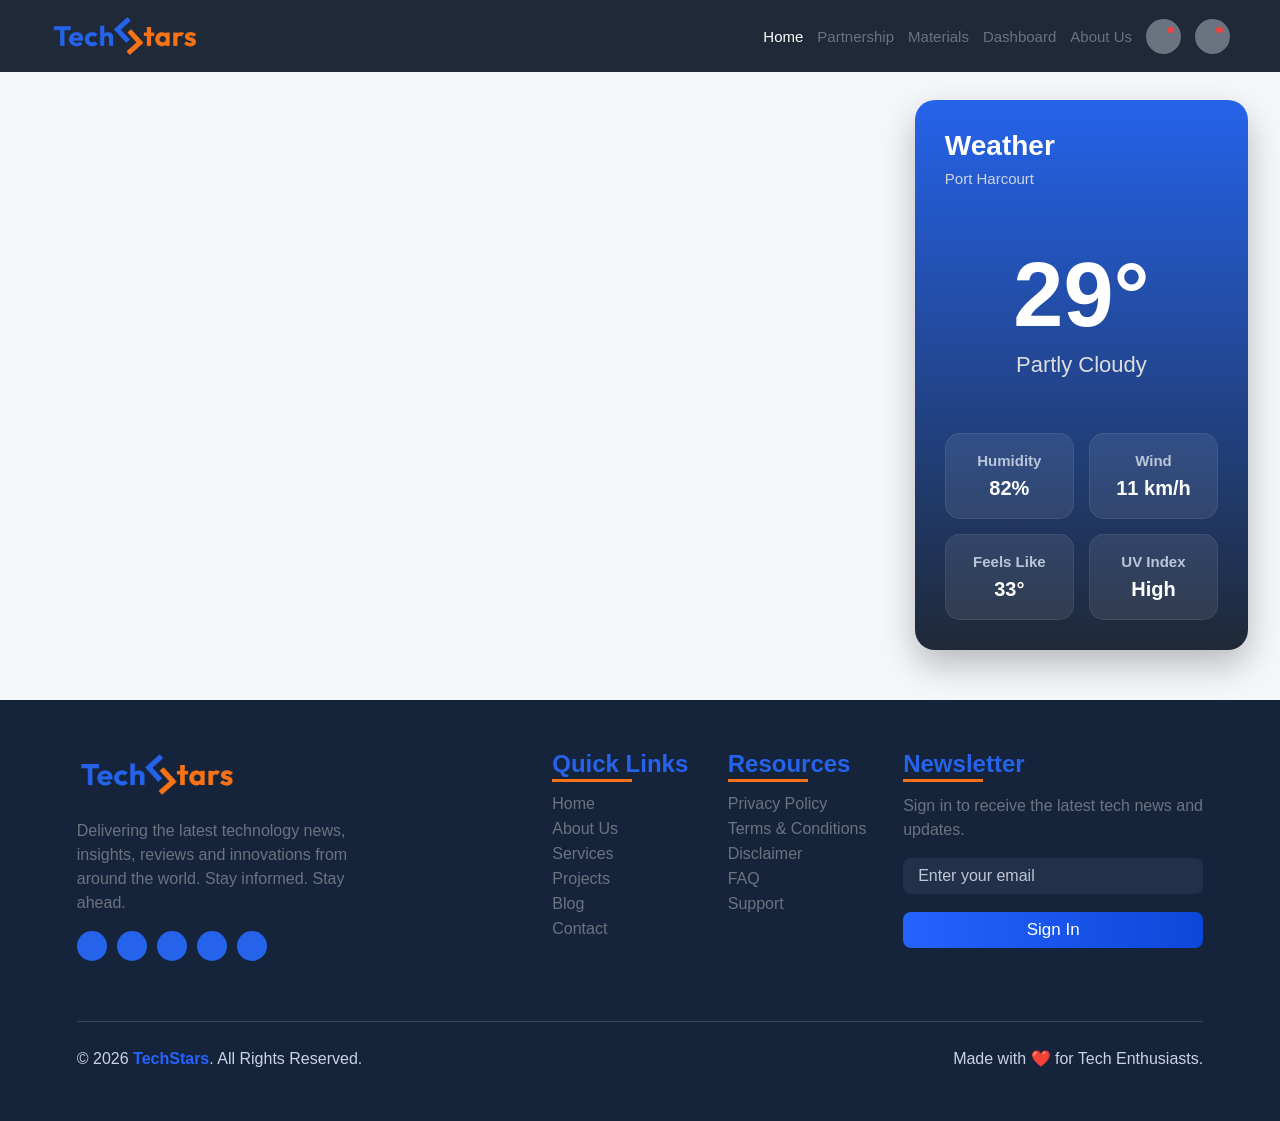
<file: index.html>
<!DOCTYPE html>
<html lang="en">

<head>
    <meta charset="UTF-8">
    <meta name="viewport" content="width=device-width, initial-scale=1.0">
    <title>CITE...</title>
    <link rel="stylesheet" href="asset/stars.css" class="ref">
</head>

<body>

    <header>
        <img src="media/about-page-media/TechStars_Logo.png" alt="" class="logo">
        <div class="navigation">
            <nav>
                <a href="#" class="active">home</a>
                <a href="pc.html">partnership</a>
                <a href="order.html">materials</a>
                <a href="student_dashboard.html">dashboard</a>
                <a href="aboutUs.html">about us</a>
            </nav>
            <div class="header-icons">
                <div class="notifications">
                <i class="fa-regular fa-bell header-icon notification"></i>
                </div>
                <div class="mails">
                <i class="fa-regular fa-envelope header-icon notification"></i>
                </div>
            </div>
        </div>
    </header>

    <section class="hero-wrapper">

        <!-- HERO -->
        <section class="hero">
    
            <div class="slider">
    
                <!-- Slide 1 -->
                <div class="slide">
                    <img src="media/stars images/Program on Web Development.jpg" alt="">
                    <div class="overlay"></div>
    
                    <div class="content">
                        
    
                        <h1>Learn to Build Modern Websites</h1>
    
                        <p>
                            Become a Frontend Developer with HTML, CSS and
                            JavaScript in just 5 weeks.
                        </p>
    
                        <a href="#">TECH BOOTCAMP 2026</a>
                    </div>
                </div>
    
                <!-- Slide 2 -->
                <div class="slide">
                    <img src="media/stars images/Future artificial intelligence robot and cyborg_ _ Premium Photo.jpg" alt="">
                    <div class="overlay"></div>
    
                    <div class="content">
                        
    
                        <h1>Build the Future with Artificial Intelligence</h1>
    
                        <p>
                            Master Python, Machine Learning and Generative AI
                            with real-world projects.
                        </p>
    
                        <a href="#">AI & MACHINE LEARNING</a>
                    </div>
                </div>
    
                <!-- Slide 3 -->
                <div class="slide">
                    <img src="media/stars images/ethical 2.jpg" alt="">
                    <div class="overlay"></div>
    
                    <div class="content">
                        
    
                        <h1>Protect the Digital World</h1>
    
                        <p>
                            Learn Ethical Hacking, Network Security and
                            Penetration Testing.
                        </p>
    
                        <a href="#">CYBER SECURITY</a>
                    </div>
                </div>
    
                <!-- Slide 4 -->
                <div class="slide">
                    <img src="media/stars images/dream tech.jpg" alt="">
                    <div class="overlay"></div>
    
                    <div class="content">
                        
    
                        <h1>Land Your Dream Tech Job</h1>
    
                        <p>
                            Build an impressive portfolio and prepare for
                            technical interviews.
                        </p>
    
                        <a href="#">CAREER ACCELERATION</a>
                    </div>
                </div>
    
            </div>

        </section>
    
        <!-- WEATHER -->
        <aside class="weather-card">
    
            <div class="weather-top">
                <h2>Weather</h2>
                <span>Port Harcourt</span>
            </div>
    
            <div class="temperature">
                <h1>29°</h1>
                <p>Partly Cloudy</p>
            </div>
    
    
            <div class="weather-info">
    
                <div class="info-box">
                    <h3>Humidity</h3>
                    <span>82%</span>
                </div>
    
                <div class="info-box">
                    <h3>Wind</h3>
                    <span>11 km/h</span>
                </div>
    
                <div class="info-box">
                    <h3>Feels Like</h3>
                    <span>33°</span>
                </div>
    
                <div class="info-box">
                    <h3>UV Index</h3>
                    <span>High</span>
                </div>
    
            </div>
        </aside>
    
    </section>
    

    <footer>
        <div class="footer-top-row">
            <div class="footer-col foot-discription">
                <img src="media/about-page-media/TechStars_Logo.png" alt="">
                <p>
                Delivering the latest technology news, insights, reviews and innovations from around the world. Stay informed. Stay ahead.
                </p>
                <div class="footer-social">
                <a href=""><i class="fa-brands fa-facebook-f"></i></a>
                <a href=""><i class="fa-brands fa-x-twitter"></i></a>
                <a href=""><i class="fa-brands fa-linkedin-in"></i></a>
                <a href=""><i class="fa-brands fa-instagram"></i></a>
                <a href=""><i class="fa-brands fa-youtube"></i></a>
                </div>
            </div>
            <div class="footer-col"></div>
            <div class="footer-col">
                <h3 class="foot-title">Quick Links</h3>
                <ul class="foot-link">
                <a href="#Home">Home</a>
                <a href="#About-us">About Us</a>
                <a href="#Services">Services</a>
                <a href="#Projects">Projects</a>
                <a href="#Blog">Blog</a>
                <a href="#Contact">Contact</a>
                </ul>
            </div>
            <div class="footer-col">
                <h3 class="foot-title">Resources</h3>
                <ul class="foot-link">
                <a href="#Privacy">Privacy Policy</a>
                <a href="#t&c">Terms & Conditions</a>
                <a href="#Disclaimer">Disclaimer</a>
                <a href="#FAQ">FAQ</a>
                <a href="#Support">Support</a>
                </ul>
            </div>
            <div class="footer-col">
                <h3 class="foot-title">Newsletter</h3>

                <p>
                    Sign in to receive the latest tech news and updates.
                </p>

                <form>
                    <input type="email" placeholder="Enter your email">

                    <button type="submit">sign in</button>
                </form>
            </div>
        </div>

        <div class="footer-bottom">
            <p>&copy; 2026 <span>TechStars</span>. All Rights Reserved.</p>

            <p>Made with ❤️ for Tech Enthusiasts.</p>
        </div>
    </footer>
</body>
</html>
</file>
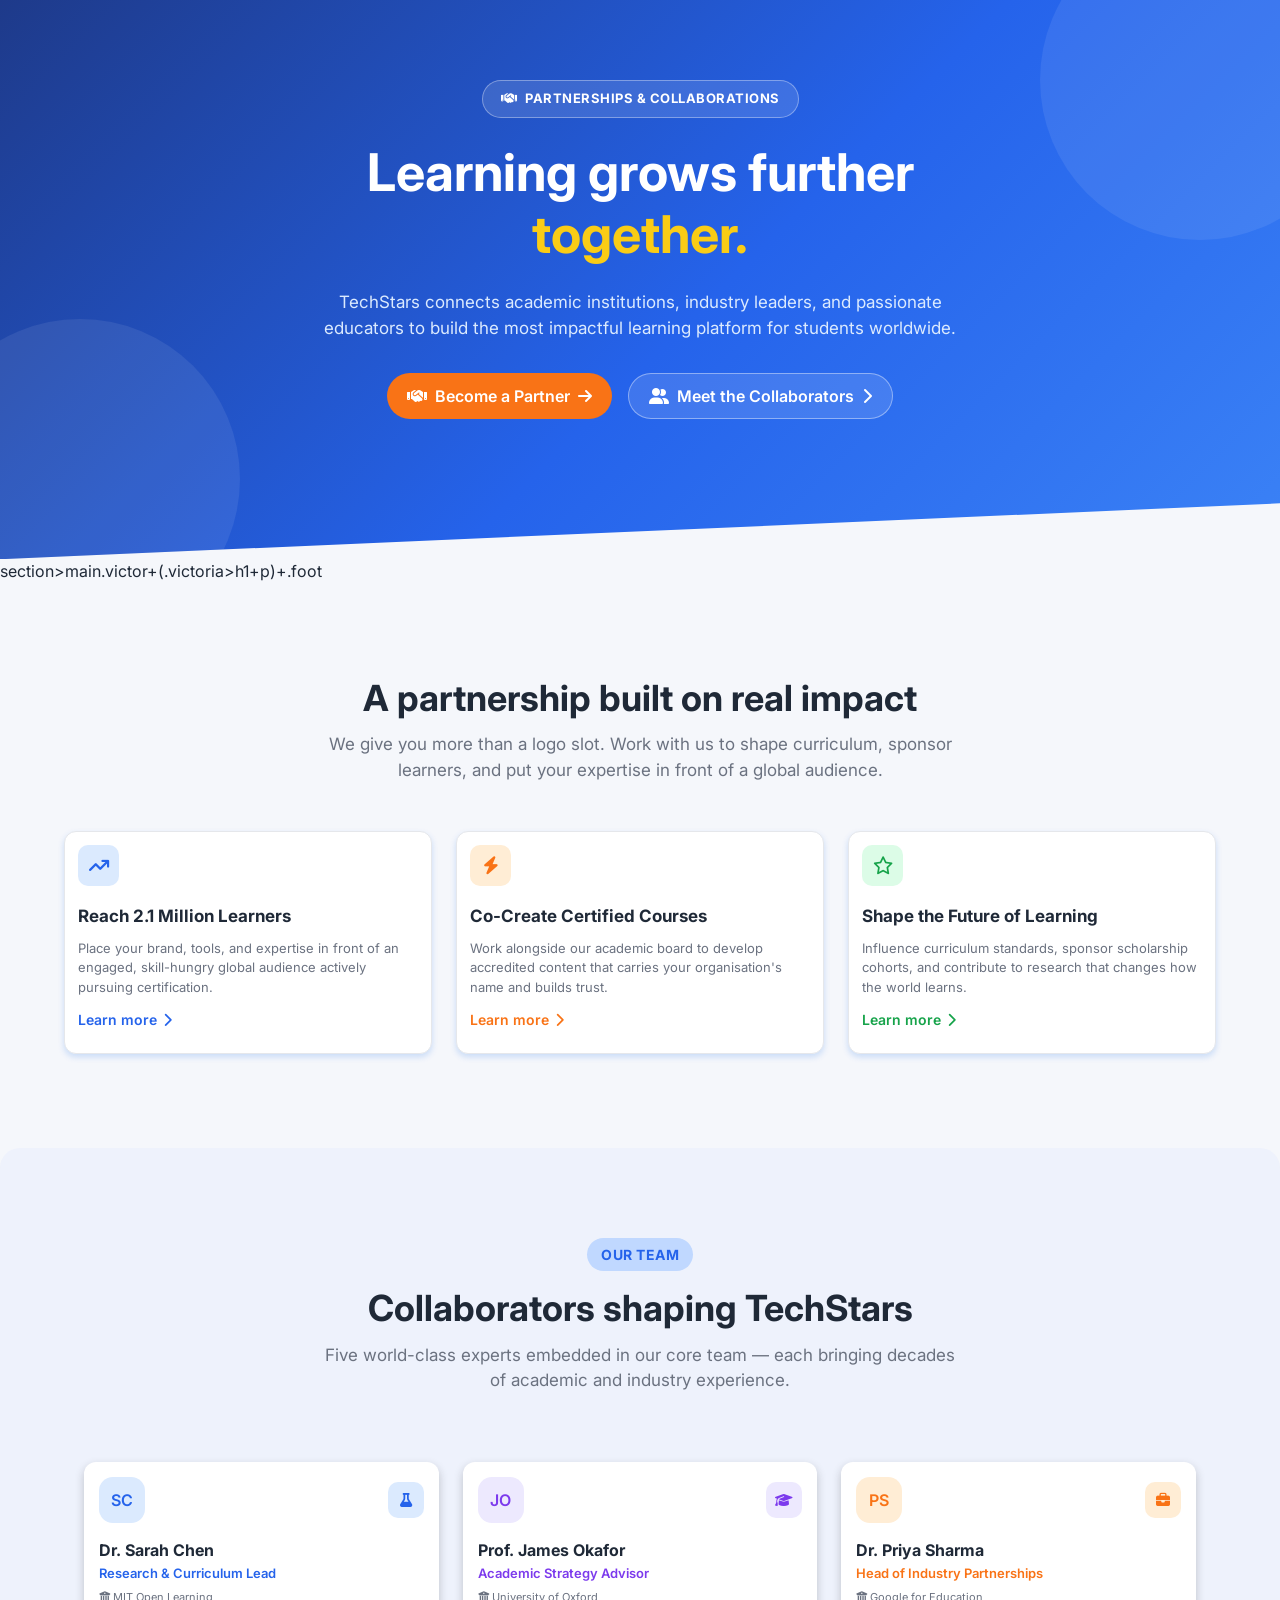
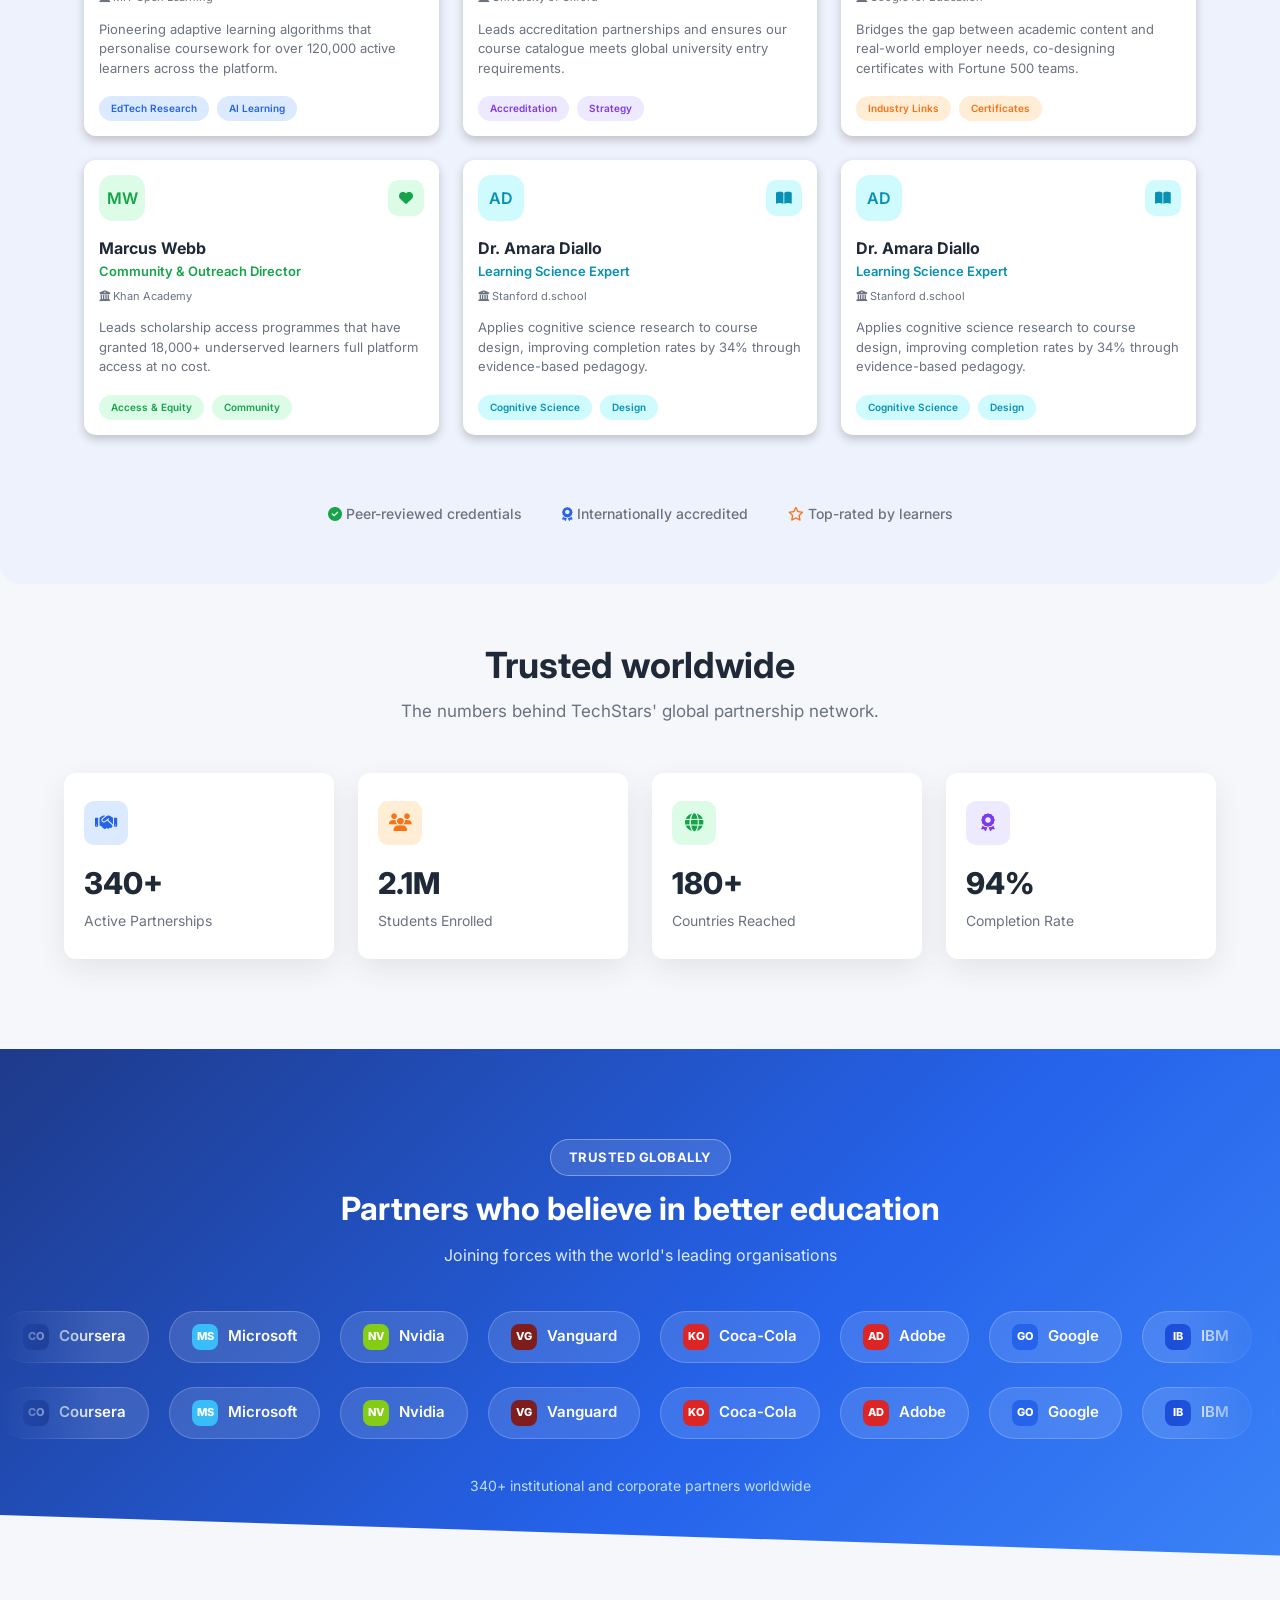
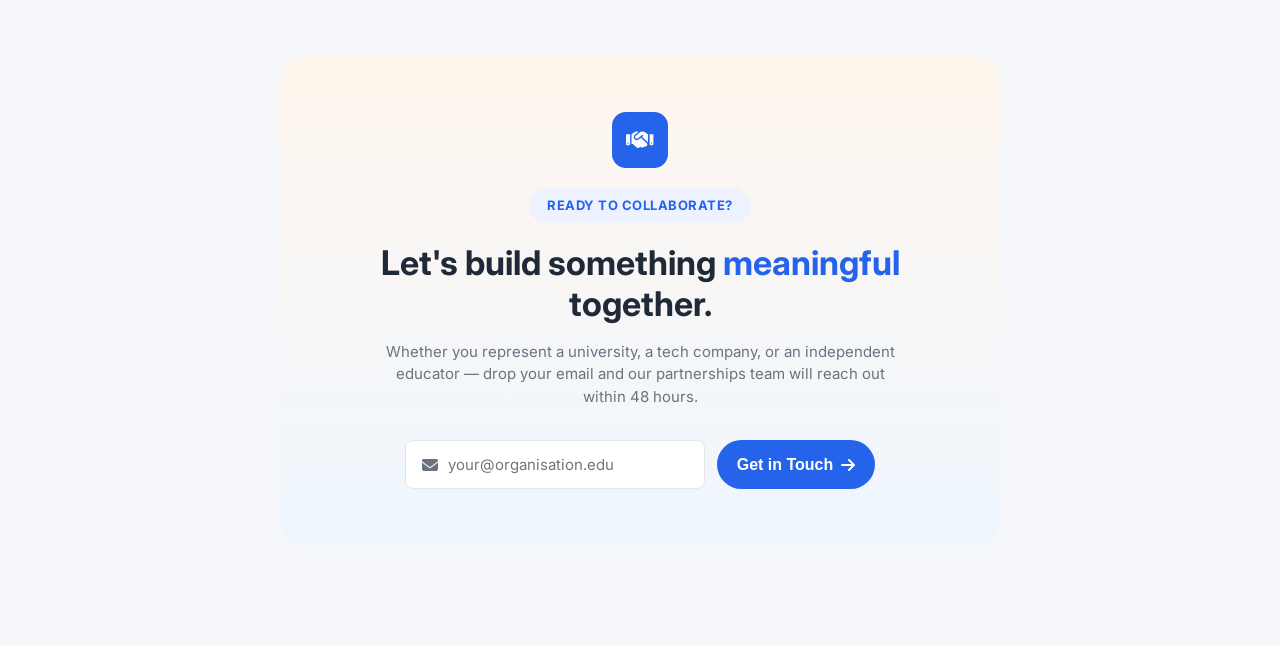
<file: pc.html>
<!DOCTYPE html>
<html lang="en">
<head>
  <meta charset="UTF-8">
  <meta name="viewport" content="width=device-width, initial-scale=1.0">
  <title>TechStars | Partnerships &amp; Collaborations</title>

  <!-- Google Fonts: Inter (clean, modern font used all over the page) -->
  <link rel="preconnect" href="https://fonts.googleapis.com">
  <link href="https://fonts.googleapis.com/css2?family=Inter:wght@400;500;600;700;800&display=swap" rel="stylesheet">

  <!-- Font Awesome: gives us all the little icons (handshake, globe, star, etc.) -->
  <link rel="stylesheet" href="https://cdnjs.cloudflare.com/ajax/libs/font-awesome/6.5.1/css/all.min.css">

  <!-- Our own stylesheet -->
  <link rel="stylesheet" href="asset/pc.css">
</head>
<body>

  <!-- ============================================= -->
  <!-- HERO SECTION (big blue banner at the top)      -->
  <!-- ============================================= -->
  <section class="hero">
    <!-- soft glowing circle decoration in the background -->
    <div class="hero__glow"></div>
    <div class="hero__glow2"></div>

    <div class="container hero__content">

      <!-- small pill badge above the heading -->
      <span class="badge-pill">
        <i class="fa-solid fa-handshake"></i>
        PARTNERSHIPS &amp; COLLABORATIONS
      </span>

      <h1 class="hero__title">
        Learning grows further <br>
        <span class="hero__title--accent">together.</span>
      </h1>

      <p class="hero__subtitle">
        TechStars connects academic institutions, industry leaders, and passionate
        educators to build the most impactful learning platform for students worldwide.
      </p>

      <!-- two call-to-action buttons -->
      <div class="hero__buttons">
        <a href="#" class="btn btn--secondary btn--lg">
          <i class="fa-solid fa-handshake"></i> Become a Partner
          <i class="fa-solid fa-arrow-right pointer"></i>
        </a>
        <a href="#collaborators" class="btn btn--outline-light btn--lg">
          <i class="fa-solid fa-user-group"></i> Meet the Collaborators
          <i class="fa-solid fa-chevron-right pointer"></i>
        </a>
      </div>

    </div>

    
  </section>

  section>main.victor+(.victoria>h1+p)+.foot


  <!-- ============================================= -->
  <!-- WHY PARTNER WITH US SECTION                     -->
  <!-- ============================================= -->
  <section class="why-partner">
    <div class="container">

      <h2 class="section-title">A partnership built on real impact</h2>
      <p class="section-subtitle">
        We give you more than a logo slot. Work with us to shape curriculum,
        sponsor learners, and put your expertise in front of a global audience.
      </p>

      <div class="why-partner__grid">

        <div class="feature-card">
          <div class="feature-card__icon feature-card__icon--blue"><i class="fa-solid fa-arrow-trend-up"></i></div>
          <h3>Reach 2.1 Million Learners</h3>
          <p>Place your brand, tools, and expertise in front of an engaged, skill-hungry global audience actively pursuing certification.</p>
          <a href="#" class="learn-more learn-more--blue">Learn more <i class="fa-solid fa-chevron-right"></i></a>
        </div>

        <div class="feature-card">
          <div class="feature-card__icon feature-card__icon--orange"><i class="fa-solid fa-bolt"></i></div>
          <h3>Co-Create Certified Courses</h3>
          <p>Work alongside our academic board to develop accredited content that carries your organisation's name and builds trust.</p>
          <a href="#" class="learn-more learn-more--orange">Learn more <i class="fa-solid fa-chevron-right"></i></a>
        </div>

        <div class="feature-card">
          <div class="feature-card__icon feature-card__icon--green"><i class="fa-regular fa-star"></i></div>
          <h3>Shape the Future of Learning</h3>
          <p>Influence curriculum standards, sponsor scholarship cohorts, and contribute to research that changes how the world learns.</p>
          <a href="#" class="learn-more learn-more--green">Learn more <i class="fa-solid fa-chevron-right"></i></a>
        </div>

      </div>
    </div>
  </section>


  <!-- ============================================= -->
  <!-- COLLABORATORS SECTION                           -->
  <!-- ============================================= -->
  <section class="collaborators" id="collaborators">
    <div class="container">

      <div class="section-header">
        <span class="eyebrow">OUR TEAM</span>
        <h2 class="section-title">Collaborators shaping TechStars</h2>
        <p class="section-subtitle">
          Five world-class experts embedded in our core team — each bringing
          decades of academic and industry experience.
        </p>
      </div>

      <div class="collaborators__grid">

        <!-- Card 1 -->
        <div class="person-card">
          <div class="person-card__top">
            <div class="person-card__avatar person-card__avatar--blue">SC</div>
            <div class="person-card__badge person-card__badge--blue"><i class="fa-solid fa-flask"></i></div>
          </div>
          <h3>Dr. Sarah Chen</h3>
          <p class="person-card__role person-card__role--blue">Research &amp; Curriculum Lead</p>
          <p class="person-card__org"><i class="fa-solid fa-building-columns"></i> MIT Open Learning</p>
          <p class="person-card__bio">Pioneering adaptive learning algorithms that personalise coursework for over 120,000 active learners across the platform.</p>
          <div class="person-card__tags">
            <span class="tag tag--blue">EdTech Research</span>
            <span class="tag tag--blue">AI Learning</span>
          </div>
        </div>

        <!-- Card 2 -->
        <div class="person-card">
          <div class="person-card__top">
            <div class="person-card__avatar person-card__avatar--purple">JO</div>
            <div class="person-card__badge person-card__badge--purple"><i class="fa-solid fa-graduation-cap"></i></div>
          </div>
          <h3>Prof. James Okafor</h3>
          <p class="person-card__role person-card__role--purple">Academic Strategy Advisor</p>
          <p class="person-card__org"><i class="fa-solid fa-building-columns"></i> University of Oxford</p>
          <p class="person-card__bio">Leads accreditation partnerships and ensures our course catalogue meets global university entry requirements.</p>
          <div class="person-card__tags">
            <span class="tag tag--purple">Accreditation</span>
            <span class="tag tag--purple">Strategy</span>
          </div>
        </div>

        <!-- Card 3 -->
        <div class="person-card">
          <div class="person-card__top">
            <div class="person-card__avatar person-card__avatar--orange">PS</div>
            <div class="person-card__badge person-card__badge--orange"><i class="fa-solid fa-briefcase"></i></div>
          </div>
          <h3>Dr. Priya Sharma</h3>
          <p class="person-card__role person-card__role--orange">Head of Industry Partnerships</p>
          <p class="person-card__org"><i class="fa-solid fa-building-columns"></i> Google for Education</p>
          <p class="person-card__bio">Bridges the gap between academic content and real-world employer needs, co-designing certificates with Fortune 500 teams.</p>
          <div class="person-card__tags">
            <span class="tag tag--orange">Industry Links</span>
            <span class="tag tag--orange">Certificates</span>
          </div>
        </div>

        <!-- Card 4 -->
        <div class="person-card">
          <div class="person-card__top">
            <div class="person-card__avatar person-card__avatar--green">MW</div>
            <div class="person-card__badge person-card__badge--green"><i class="fa-solid fa-heart"></i></div>
          </div>
          <h3>Marcus Webb</h3>
          <p class="person-card__role person-card__role--green">Community &amp; Outreach Director</p>
          <p class="person-card__org"><i class="fa-solid fa-building-columns"></i> Khan Academy</p>
          <p class="person-card__bio">Leads scholarship access programmes that have granted 18,000+ underserved learners full platform access at no cost.</p>
          <div class="person-card__tags">
            <span class="tag tag--green">Access &amp; Equity</span>
            <span class="tag tag--green">Community</span>
          </div>
        </div>

        <!-- Card 5 -->
        <div class="person-card">
          <div class="person-card__top">
            <div class="person-card__avatar person-card__avatar--cyan">AD</div>
            <div class="person-card__badge person-card__badge--cyan"><i class="fa-solid fa-book-open"></i></div>
          </div>
          <h3>Dr. Amara Diallo</h3>
          <p class="person-card__role person-card__role--cyan">Learning Science Expert</p>
          <p class="person-card__org"><i class="fa-solid fa-building-columns"></i> Stanford d.school</p>
          <p class="person-card__bio">Applies cognitive science research to course design, improving completion rates by 34% through evidence-based pedagogy.</p>
          <div class="person-card__tags">
            <span class="tag tag--cyan">Cognitive Science</span>
            <span class="tag tag--cyan">Design</span>
          </div>
        </div>

        <!-- Card 6 -->
        <div class="person-card">
          <div class="person-card__top">
            <div class="person-card__avatar person-card__avatar--cyan">AD</div>
            <div class="person-card__badge person-card__badge--cyan"><i class="fa-solid fa-book-open"></i></div>
          </div>
          <h3>Dr. Amara Diallo</h3>
          <p class="person-card__role person-card__role--cyan">Learning Science Expert</p>
          <p class="person-card__org"><i class="fa-solid fa-building-columns"></i> Stanford d.school</p>
          <p class="person-card__bio">Applies cognitive science research to course design, improving completion rates by 34% through evidence-based pedagogy.</p>
          <div class="person-card__tags">
            <span class="tag tag--cyan">Cognitive Science</span>
            <span class="tag tag--cyan">Design</span>
          </div>
        </div>

      </div>

      <!-- small trust badges row under the cards -->
      <div class="trust-row">
        <span><i class="fa-solid fa-circle-check trust-row__icon--green"></i> Peer-reviewed credentials</span>
        <span><i class="fa-solid fa-award trust-row__icon--blue"></i> Internationally accredited</span>
        <span><i class="fa-regular fa-star trust-row__icon--orange"></i> Top-rated by learners</span>
      </div>

    </div>
  </section>



<!-- ============================================= -->
  <!-- STATS SECTION (sits below Collaborators)        -->
  <!-- ============================================= -->
  <section class="stats-section">
    <div class="container">

      <!-- was a bare, unstyled <h1> before — now a proper section heading -->
      <h2 class="section-title">Trusted worldwide</h2>
      <p class="section-subtitle">
        The numbers behind TechStars' global partnership network.
      </p>

      <div class="stats">

        <div class="stats__card">
          <div class="stats__icon stats__icon--blue"><i class="fa-solid fa-handshake"></i></div>
          <div class="stats__number">340+</div>
          <div class="stats__label">Active Partnerships</div>
        </div>

        <div class="stats__card">
          <div class="stats__icon stats__icon--orange"><i class="fa-solid fa-users"></i></div>
          <div class="stats__number">2.1M</div>
          <div class="stats__label">Students Enrolled</div>
        </div>

        <div class="stats__card">
          <div class="stats__icon stats__icon--green"><i class="fa-solid fa-globe"></i></div>
          <div class="stats__number">180+</div>
          <div class="stats__label">Countries Reached</div>
        </div>

        <div class="stats__card">
          <div class="stats__icon stats__icon--purple"><i class="fa-solid fa-award"></i></div>
          <div class="stats__number">94%</div>
          <div class="stats__label">Completion Rate</div>
        </div>

      </div>
    </div>
  </section>


  <!-- ============================================= -->
  <!-- PARTNER LOGOS SECTION (blue, auto-scrolling)    -->
  <!-- ============================================= -->
  <section class="partners">
    <div class="container partners__intro">
      <span class="badge-pill">TRUSTED GLOBALLY</span>
      <h2 class="partners__title">Partners who believe in better education</h2>
      <p class="partners__subtitle">Joining forces with the world's leading organisations</p>
    </div>

    <!-- The marquee scrolls automatically using a pure-CSS animation -->
    <div class="marquee">
      <div class="marquee__track">
        <!-- First set of logos -->
        <span class="logo-pill"><span class="logo-pill__icon logo-pill__icon--1">CO</span>Coursera</span>
        <span class="logo-pill"><span class="logo-pill__icon logo-pill__icon--2">MS</span>Microsoft</span>
        <span class="logo-pill"><span class="logo-pill__icon logo-pill__icon--3">NV</span>Nvidia</span>
        <span class="logo-pill"><span class="logo-pill__icon logo-pill__icon--4">VG</span>Vanguard</span>
        <span class="logo-pill"><span class="logo-pill__icon logo-pill__icon--5">KO</span>Coca-Cola</span>
        <span class="logo-pill"><span class="logo-pill__icon logo-pill__icon--6">AD</span>Adobe</span>
        <span class="logo-pill"><span class="logo-pill__icon logo-pill__icon--7">GO</span>Google</span>
        <span class="logo-pill"><span class="logo-pill__icon logo-pill__icon--8">IB</span>IBM</span>
        <span class="logo-pill"><span class="logo-pill__icon logo-pill__icon--9">CR</span>Salesforce</span>
        <span class="logo-pill"><span class="logo-pill__icon logo-pill__icon--10">VL</span>VLC</span>
        <span class="logo-pill"><span class="logo-pill__icon logo-pill__icon--11">AM</span>Amazon</span>
        <span class="logo-pill"><span class="logo-pill__icon logo-pill__icon--12">AA</span>Apple</span>
        <span class="logo-pill"><span class="logo-pill__icon logo-pill__icon--13">PS</span>Pearson</span>
        <span class="logo-pill"><span class="logo-pill__icon logo-pill__icon--14">ed</span>edX</span>
        <span class="logo-pill"><span class="logo-pill__icon logo-pill__icon--15">DU</span>Duolingo</span>
        <span class="logo-pill"><span class="logo-pill__icon logo-pill__icon--16">OR</span>Oracle</span>

        <!-- Second set (exact copy) so the loop looks seamless -->
        <span class="logo-pill" aria-hidden="true"><span class="logo-pill__icon logo-pill__icon--1">CO</span>Coursera</span>
        <span class="logo-pill" aria-hidden="true"><span class="logo-pill__icon logo-pill__icon--2">MS</span>Microsoft</span>
        <span class="logo-pill" aria-hidden="true"><span class="logo-pill__icon logo-pill__icon--3">NV</span>Nvidia</span>
        <span class="logo-pill" aria-hidden="true"><span class="logo-pill__icon logo-pill__icon--4">VG</span>Vanguard</span>
        <span class="logo-pill" aria-hidden="true"><span class="logo-pill__icon logo-pill__icon--5">KO</span>Coca-Cola</span>
        <span class="logo-pill" aria-hidden="true"><span class="logo-pill__icon logo-pill__icon--6">AD</span>Adobe</span>
        <span class="logo-pill" aria-hidden="true"><span class="logo-pill__icon logo-pill__icon--7">GO</span>Google</span>
        <span class="logo-pill" aria-hidden="true"><span class="logo-pill__icon logo-pill__icon--8">IB</span>IBM</span>
        <span class="logo-pill" aria-hidden="true"><span class="logo-pill__icon logo-pill__icon--9">CR</span>Salesforce</span>
        <span class="logo-pill" aria-hidden="true"><span class="logo-pill__icon logo-pill__icon--10">VL</span>VLC</span>
        <span class="logo-pill" aria-hidden="true"><span class="logo-pill__icon logo-pill__icon--11">AM</span>Amazon</span>
        <span class="logo-pill" aria-hidden="true"><span class="logo-pill__icon logo-pill__icon--12">AA</span>Apple</span>
        <span class="logo-pill" aria-hidden="true"><span class="logo-pill__icon logo-pill__icon--13">PS</span>Pearson</span>
        <span class="logo-pill" aria-hidden="true"><span class="logo-pill__icon logo-pill__icon--14">ed</span>edX</span>
        <span class="logo-pill" aria-hidden="true"><span class="logo-pill__icon logo-pill__icon--15">DU</span>Duolingo</span>
        <span class="logo-pill" aria-hidden="true"><span class="logo-pill__icon logo-pill__icon--16">OR</span>Oracle</span>
      </div>
      <br>
      <div class="marquee__track reverse">
        <!-- First set of logos -->
        <span class="logo-pill"><span class="logo-pill__icon logo-pill__icon--1">CO</span>Coursera</span>
        <span class="logo-pill"><span class="logo-pill__icon logo-pill__icon--2">MS</span>Microsoft</span>
        <span class="logo-pill"><span class="logo-pill__icon logo-pill__icon--3">NV</span>Nvidia</span>
        <span class="logo-pill"><span class="logo-pill__icon logo-pill__icon--4">VG</span>Vanguard</span>
        <span class="logo-pill"><span class="logo-pill__icon logo-pill__icon--5">KO</span>Coca-Cola</span>
        <span class="logo-pill"><span class="logo-pill__icon logo-pill__icon--6">AD</span>Adobe</span>
        <span class="logo-pill"><span class="logo-pill__icon logo-pill__icon--7">GO</span>Google</span>
        <span class="logo-pill"><span class="logo-pill__icon logo-pill__icon--8">IB</span>IBM</span>
        <span class="logo-pill"><span class="logo-pill__icon logo-pill__icon--9">CR</span>Salesforce</span>
        <span class="logo-pill"><span class="logo-pill__icon logo-pill__icon--10">VL</span>VLC</span>
        <span class="logo-pill"><span class="logo-pill__icon logo-pill__icon--11">AM</span>Amazon</span>
        <span class="logo-pill"><span class="logo-pill__icon logo-pill__icon--12">AA</span>Apple</span>
        <span class="logo-pill"><span class="logo-pill__icon logo-pill__icon--13">PS</span>Pearson</span>
        <span class="logo-pill"><span class="logo-pill__icon logo-pill__icon--14">ed</span>edX</span>
        <span class="logo-pill"><span class="logo-pill__icon logo-pill__icon--15">DU</span>Duolingo</span>
        <span class="logo-pill"><span class="logo-pill__icon logo-pill__icon--16">OR</span>Oracle</span>

        <!-- Second set (exact copy) so the loop looks seamless -->
        <span class="logo-pill" aria-hidden="true"><span class="logo-pill__icon logo-pill__icon--1">CO</span>Coursera</span>
        <span class="logo-pill" aria-hidden="true"><span class="logo-pill__icon logo-pill__icon--2">MS</span>Microsoft</span>
        <span class="logo-pill" aria-hidden="true"><span class="logo-pill__icon logo-pill__icon--3">NV</span>Nvidia</span>
        <span class="logo-pill" aria-hidden="true"><span class="logo-pill__icon logo-pill__icon--4">VG</span>Vanguard</span>
        <span class="logo-pill" aria-hidden="true"><span class="logo-pill__icon logo-pill__icon--5">KO</span>Coca-Cola</span>
        <span class="logo-pill" aria-hidden="true"><span class="logo-pill__icon logo-pill__icon--6">AD</span>Adobe</span>
        <span class="logo-pill" aria-hidden="true"><span class="logo-pill__icon logo-pill__icon--7">GO</span>Google</span>
        <span class="logo-pill" aria-hidden="true"><span class="logo-pill__icon logo-pill__icon--8">IB</span>IBM</span>
        <span class="logo-pill" aria-hidden="true"><span class="logo-pill__icon logo-pill__icon--9">CR</span>Salesforce</span>
        <span class="logo-pill" aria-hidden="true"><span class="logo-pill__icon logo-pill__icon--10">VL</span>VLC</span>
        <span class="logo-pill" aria-hidden="true"><span class="logo-pill__icon logo-pill__icon--11">AM</span>Amazon</span>
        <span class="logo-pill" aria-hidden="true"><span class="logo-pill__icon logo-pill__icon--12">AA</span>Apple</span>
        <span class="logo-pill" aria-hidden="true"><span class="logo-pill__icon logo-pill__icon--13">PS</span>Pearson</span>
        <span class="logo-pill" aria-hidden="true"><span class="logo-pill__icon logo-pill__icon--14">ed</span>edX</span>
        <span class="logo-pill" aria-hidden="true"><span class="logo-pill__icon logo-pill__icon--15">DU</span>Duolingo</span>
        <span class="logo-pill" aria-hidden="true"><span class="logo-pill__icon logo-pill__icon--16">OR</span>Oracle</span>
      </div>
    </div>

    <p class="partners__count">340+ institutional and corporate partners worldwide</p>
  </section>


  <!-- ============================================= -->
  <!-- CALL TO ACTION SECTION (email sign-up card)     -->
  <!-- ============================================= -->
  <section class="cta">
    <div class="container">
      <div class="cta__card">

        <div class="cta__icon"><i class="fa-solid fa-handshake"></i></div>
        <span class="badge-pill badge-pill--light">READY TO COLLABORATE?</span>

        <h2 class="cta__title">
          Let's build something <span class="cta__title--accent">meaningful</span> <br>
          together.
        </h2>

        <p class="cta__subtitle">
          Whether you represent a university, a tech company, or an independent
          educator — drop your email and our partnerships team will reach out within 48 hours.
        </p>

        <!-- Simple email form (no JavaScript needed) -->
        <form class="cta__form">
          <label class="cta__input">
            <i class="fa-solid fa-envelope"></i>
            <input type="email" placeholder="your@organisation.edu" required>
          </label>
          <button type="submit" class="btn btn--primary btn--lg">
            Get in Touch <i class="fa-solid fa-arrow-right"></i>
          </button>
        </form>

      </div>
    </div>
  </section>


  

</body>
</html>
</file>
<file: asset/stars.css>
*{
    margin:0;
    padding:0;
    box-sizing:border-box;
    font-family:'Poppins',sans-serif;
}

body{
    background:#f5f7fb;
    min-height:100vh;
    display:flex;
    flex-direction:column;
    align-items:center;
}
:root{
    --primary:#2563eb;
    --secondary:#f97316;

    --background:#f5f7fb;
    --surface:#ffffff;

    --text-primary:#1f2937;
    --text-secondary:#6b7280;
    
    --border:#e5e7eb;
    
    --success:#22c55e;
    --warning:#eab308;
    --danger:#ef4444;
    
    --radius:12px;
    --shadow:0 8px 24px rbga(0,0,0,0.8);
}

header{
  width: 100%;
  position: fixed;
  top: 0;
  left: 0;
  padding: 13px 50px;
  background: var(--text-primary);
  display: flex;
  justify-content: space-between;
  box-shadow: 0 8px 6px var(--shadow);
  z-index: 1;
}

header .logo{
  width: 150px;
}

header .navigation,
header .navigation nav,
header .navigation .header-icons{
  display: flex;
  align-items: center;
  gap: 14px;
  font-size: 15px;
}

header .navigation nav a{
  text-decoration: none;
  color: var(--text-secondary);
  font-weight: 500;
  text-transform: capitalize;
  transition: all linear .3s;
}

header .navigation nav a:hover,
header .navigation nav a.active{
  color: var(--surface);
}

i.header-icon{
  width: 35px;
  height: 35px;
  display: flex;
  align-items: center;
  justify-content: center;
  border-radius: 50%;
  background: var(--text-secondary);
  color: var(--surface);
  cursor: pointer;
  transition: all linear .3s;
  position: relative;
}

i.header-icon.notification::after{
  position: absolute;
  content: '';
  top: 8px;
  right: 7px;
  padding: 3.4px;
  border-radius: 9px;
  background: var(--danger);
}

i.header-icon:hover{
  background: var(--primary);
}

/*=========================
        HERO LAYOUT
==========================*/

.hero-wrapper{
    width:95%;
    margin:50px auto;
    display:flex;
    justify-content:space-between;
    align-items:flex-start;
    gap:30px;
    margin-top: 100px;
}

/*=========================
        HERO
==========================*/

.hero{
    position:relative;
    width:72%;
    height:550px;
    overflow:hidden;
    border-radius: var(--radius);
}

.slider{
    width:100%;
    height:100%;
    position:relative;
}

.slide{
    position:absolute;
    top:0;
    left:0;
    width:100%;
    height:100%;
    opacity:0;
    transform:translateX(100%);
    animation:slideAnimation 16s infinite;

}
.slide:nth-child(1){
    animation-delay:0s;
}

.slide:nth-child(2){
    animation-delay:4s;
}

.slide:nth-child(3){
    animation-delay:8s;
}

.slide:nth-child(4){
    animation-delay:12s;
}

.slide::before{
    content:"";
    position:absolute;
    inset:0;
    background:rgba(0,0,0,.45);
}




.slide img{
    width:100%;
    height:100%;
    object-fit:cover;
}

.overlay{
    position:absolute;
    inset:0;
    background:linear-gradient(
        to right,
        rgba(0,0,0,.82),
        rgba(0,0,0,.45),
        rgba(0,0,0,.2)
    );
}
@keyframes slideAnimation{

    0%{
        opacity:0;
        transform:translateX(100%);
    }

    6%{
        opacity:1;
        transform:translateX(0);
    }

    25%{
        opacity:1;
        transform:translateX(0);
    }

    31%{
        opacity:0;
        transform:translateX(-100%);
    }

    100%{
        opacity:0;
        transform:translateX(-100%);
    }

}


.content{
    position:absolute;
    margin-top: 70px;
    top:50%;
    left:70px;
    transform:translateY(-50%);
    color:#fff;
    max-width:650px;
}

.content h1{
    font-size:60px;
    line-height:1.15;
    margin-bottom:25px;
}

.content p{
    font-size:20px;
    color:#ddd;
    line-height:1.7;
    margin-bottom:35px;
}

.content a{
    display:inline-block;
    padding:16px 38px;
    background:none;
    border: solid 2px var(--secondary);
    color:var(--secondary);
    text-decoration:none;
    border-radius:50px;
    font-weight:600;
    transition:.3s;
}

.content a:hover{
    background: var(--secondary);
    color: white;
}


/*=========================
      WEATHER CARD
==========================*/

.weather-card{
    width:28%;
    height:550px;
    border-radius:20px;
    background-size: cover;
    background: linear-gradient(var(--primary),var(--text-primary));
    background-position: center;
    background-repeat: no-repeat;
    color:#fff;
    padding:30px;
    box-sizing:border-box;
    display:flex;
    flex-direction:column;
    justify-content:space-between;
    box-shadow:0 15px 35px rgba(0,0,0,.25);
}

.weather-top h2{
    font-size:28px;
    margin-bottom:8px;
}

.weather-top span{
    color:#cbd5e1;
    font-size:15px;
}

.temperature{
    text-align:center;
}

.temperature h1{
    font-size:90px;
    margin-bottom:5px;
}

.temperature p{
    font-size:22px;
    color:#ddd;
}


.weather-info{
    display:grid;
    grid-template-columns:repeat(2,1fr);
    gap:15px;
}
.weather img{
    width:28%;
    height:550px;
    
}

.info-box{
    background:rgba(255,255,255,.08);
    border:1px solid rgba(255,255,255,.08);
    border-radius:15px;
    padding:18px;
    text-align:center;
}

.info-box h3{
    font-size:15px;
    color:#b8c6d8;
    margin-bottom:8px;
}

.info-box span{
    font-size:20px;
    font-weight:600;
}



/* ===== FOOTER ===== */
footer{
  width: 100%;
  background-color: #16243b;
  color: var(--text-secondary);
  padding: 50px 0;
}

footer .footer-top-row,
.footer-bottom{
  width: 88%;
  margin: 0 auto;
  display: grid;
  grid-template-columns: repeat(5, 1fr);
}

footer img{
  width: 160px;
}

footer p{
  width: 300px;
  font-size: 16px;
  line-height: 24px;
  margin: 16px 0;
  text-align: left;
}

.footer-social{
  display: flex;
  gap: 10px;
}

.footer-social a{
  text-decoration: none;
  width: 30px;
  height: 30px;
  background: var(--primary);
  color: var(--surface);
  border-radius: 50%;
  display: flex;
  align-items: center;
  justify-content: center;
}

.foot-title{
  font-size: 24px;
  color: var(--primary);
  position: relative;
  margin-bottom: 10px;
}

.foot-title::after{
  position: absolute;
  bottom: -4px;
  left: 0;
  content: '';
  height: 3px;
  width: 80px;
  border: 9px;
  background: var(--secondary);
}

.foot-link{
  display: flex;
  flex-direction: column;
  justify-content: left;
}

.foot-link a{
  text-decoration: none;
  margin-top: 7px;
  font-size: 16px;
  color: var(--text-secondary);
  font-weight: 500;
  transition: all linear .3s;
}

.foot-link a:hover{
  color: var(--surface);
  transform: translateX(7px);
}

.footer-top-row input{
    width:100%;
    padding: 9px 15px;
    border:none;
    outline:none;
    border-radius:8px;
    background:#22314a;
    color:#fff;
    font-size:16px;
    margin-bottom:18px;
}

.footer-top-row input::placeholder{
    color:#bfc7d5;
}

.footer-top-row button{
    text-transform: capitalize;
    width: 100%;
    padding: 8px 15px;
    border: none;
    border-radius: 8px;
    cursor: pointer;
    font-size: 17px;
    color:#fff;
    background: linear-gradient(90deg,#2563ff,#0d47d9);
    transition: .35s;
}

.footer-top-row button:hover{
    transform:translateY(-3px);
    box-shadow:0 10px 25px rgba(37,99,255,.4);
}

.footer-bottom{
    margin-top:60px;
    padding-top:25px;
    border-top:1px solid rgba(255,255,255,.15);
    display:flex;
    justify-content:space-between;
    align-items:center;
    flex-wrap:wrap;
    gap:20px;
}

.footer-bottom p{
    width: fit-content;
    color:#c8d2e3;
    font-size:16px;
    margin: 0;
}

.footer-bottom span{
    color:#2563ff;
    font-weight:700;
}
</file>
<file: asset/pc.css>
* {
  margin: 0;
  padding: 0;
  box-sizing: border-box; 
  scroll-behavior: smooth ;
}

:root {
  
  --color-primary: #2563eb;      /* blue   */
  --color-secondary: #f97316;    /* orange */
  --color-bg: #f5f7fb;           /* light grey page background */
  --color-surface: #ffffff;      /* white cards */
  --color-text-primary: #1f2937; /* dark heading text */
  --color-text-secondary: #6b7280; /* grey paragraph text */
  --color-border: #e5e7eb;
  --radius: 12px;
}

body {
  font-family: 'Inter', sans-serif;
  color: var(--color-text-primary);
  background: var(--color-bg);
  line-height: 1.5;
  
}

h1, h2, h3 {
  font-weight: 700;
  line-height: 1.2;
}

a {
  text-decoration: none;
  color: inherit;
}




/* -----------------------------------------------------------------
   2. REUSABLE HELPERS
   ----------------------------------------------------------------- */

/* Centers content and stops it from stretching too wide on big screens */
.container {
  width: 100%;
  max-width: 1200px;
  margin: 0 auto;
  padding: 0 24px;
}

/* --- Buttons --- */
.btn {
  display: inline-flex;
  align-items: center;
  justify-content: center;
  gap: 8px;
  padding: 10px 20px;
  border-radius: 8px;
  font-weight: 600;
  font-size: 15px;
  border: none;
  cursor: pointer;
  transition: all 0.3s, opacity 0.15s ease;
}

.btn:hover {
  padding-right: 27px;
  transform: translateY(-2px);
  opacity: 0.95;
}

.btn--lg {
   padding: 10px 20px;
   font-size: 16px;
   border-radius: 25px;
   }

.btn--primary {
  background: var(--color-primary);
  color: #fff;
}

.btn--secondary {
  background: var(--color-secondary);
  color: #fff;
}

.btn--ghost {
  background: transparent;
  color: var(--color-text-primary);
  border: 1px solid var(--color-border);
}

.btn--outline-light {
  background: rgba(255, 255, 255, 0.12);
  color: #fff;
  border: 1px solid rgba(255, 255, 255, 0.4);
}

.btn i.pointer {
  transition: all .3s;
}

.btn:hover i.pointer {
  transform: translateX(6px);
}

/* --- Small pill-shaped badge (used in hero, partners, CTA) --- */
.badge-pill {
  display: inline-flex;
  align-items: center;
  gap: 8px;
  padding: 8px 18px;
  border-radius: 999px;
  background: rgba(255, 255, 255, 0.12);
  border: 1px solid rgba(255, 255, 255, 0.35);
  color: #fff;
  font-size: 13px;
  font-weight: 700;
  letter-spacing: 0.5px;
}

.badge-pill--light {
  background: #eef2ff;
  border: none;
  color: var(--color-primary);
}

/* --- Section titles / subtitles used more than once --- */
.section-title {
  text-align: center;
  font-size: 36px;
  margin-bottom: 12px;
}

.section-subtitle {
  text-align: center;
  color: var(--color-text-secondary);
  font-size: 17px;
  max-width: 640px;
  margin: 0 auto 48px auto;
}

.section-header { margin-bottom: 8px; }

.eyebrow {
  display: block;
  text-align: center;
  color: var(--color-primary);
  background: #c0d8ff;
  width: fit-content;
  margin: 0 auto 16px auto;
  padding: 6px 14px;
  border-radius: 999px;
  font-size: 14px;
  font-weight: 700;
  letter-spacing: 0.5px;
}



/* -----------------------------------------------------------------
   4. HERO 
   ----------------------------------------------------------------- */

.hero {
  position: relative;
  overflow: hidden;
  background: linear-gradient(135deg, #1e3a8a 0%, #2563eb 55%, #3b82f6 100%);
  padding: 80px 0 140px 0;
  /* the diagonal cut along the bottom edge, like in the recording */
  clip-path: polygon(0 0, 100% 0, 100% 90%, 0 100%);
}

/* soft glowing circle in the bottom-left of the hero */
.hero__glow {
  position: absolute;
  bottom: -80px;
  left: -80px;
  width: 320px;
  height: 320px;
  background: rgba(255, 255, 255, 0.08);
  border-radius: 50%;
}
.hero__glow2 {
  position: absolute;
  top: -80px;
  right: -80px;
  width: 320px;
  height: 320px;
  background: rgba(255, 255, 255, 0.08);
  border-radius: 50%;
}

.hero__content {
  position: relative;
  text-align: center;
  display: flex;
  flex-direction: column;
  align-items: center;
}

.hero__title {
  color: #fff;
  font-size: 52px;
  margin-top: 24px;
}

.hero__title--accent {
  color: #facc15; /* gold/yellow accent used for "together." */
}

.hero__subtitle {
  color: #dbeafe;
  max-width: 640px;
  margin-top: 24px;
  font-size: 17px;
}

.hero__buttons {
  display: flex;
  gap: 16px;
  margin-top: 32px;
  flex-wrap: wrap;
  justify-content: center;
}

/* -----------------------------------------------------------------
   5. WHY PARTNER CARDS
   ----------------------------------------------------------------- */

.why-partner {
  padding: 94px 0 94px 0;
}

.why-partner__grid {
  display: grid;
  grid-template-columns: repeat(3, 1fr);
  gap: 24px;
}

.feature-card {
  background: var(--color-surface);
  border: 1px solid var(--color-border);
  border-radius: var(--radius);
  box-shadow:
  0 3px 6px rgba(3, 96, 235, 0.183);
  padding: 13px;
}

.feature-card__icon {
  width: 41px;
  height: 41px;
  border-radius: 10px;
  display: flex;
  align-items: center;
  justify-content: center;
  font-size: 18px;
  margin-bottom: 20px;
}

.feature-card__icon--blue   { background: #dbeafe; color: var(--color-primary); }
.feature-card__icon--orange { background: #ffedd5; color: var(--color-secondary); }
.feature-card__icon--green  { background: #dcfce7; color: #16a34a; }

.feature-card h3 { font-size: 17px; margin-bottom: 12px; }
.feature-card p { color: var(--color-text-secondary); font-size: 13px; margin-bottom: 10px; }

.learn-more { font-weight: 600; font-size: 14px; display: inline-flex; align-items: center; gap: 6px; margin-bottom: 10px; }
.learn-more--blue   { color: var(--color-primary); }
.learn-more--orange { color: var(--color-secondary); }
.learn-more--green  { color: #16a34a; }


/* -----------------------------------------------------------------
   6. COLLABORATORS CARDS
   ----------------------------------------------------------------- */

.collaborators {
   border-radius: 20px;
   background:rgba(208, 220, 255, 0.2);
   padding: 90px 0 60px 0;
}

.collaborators__grid {
  padding: 20px;
  display: grid;
  grid-template-columns: repeat(3, 1fr);
  gap: 24px;
  margin-bottom: 48px;
 
}

.person-card {
  background: var(--color-surface);
  border-radius: var(--radius);
  padding: 15px;
  max-width: 1040px;
  box-shadow: 0 4px 10px rgba(32, 31, 31, 0.233);
}

.person-card__top {
  display: flex;
  align-items: center;
  justify-content: space-between;
  margin-bottom: 18px;
}

.person-card__avatar {
  width: 46px;
  height: 46px;
  border-radius: 14px;
  display: flex;
  align-items: center;
  justify-content: center;
  font-weight: 600;
  font-size: 16px;
}

.person-card__badge {
  width: 36px;
  height: 36px;
  border-radius: 10px;
  display: flex;
  align-items: center;
  justify-content: center;
  font-size: 14px;
}

/* Each collaborator has their own accent colour */
.person-card__avatar--blue,  .person-card__badge--blue   { background: #dbeafe; color: var(--color-primary); }
.person-card__avatar--purple,.person-card__badge--purple { background: #ede9fe; color: #7c3aed; }
.person-card__avatar--orange,.person-card__badge--orange { background: #ffedd5; color: var(--color-secondary); }
.person-card__avatar--green, .person-card__badge--green  { background: #dcfce7; color: #16a34a; }
.person-card__avatar--cyan,  .person-card__badge--cyan   { background: #cffafe; color: #0891b2; }

.person-card h3 { font-size: 16px; margin-bottom: 4px; }
.person-card__role { font-weight: 600; font-size: 13px; margin-bottom: 6px; }
.person-card__role--blue   { color: var(--color-primary); }
.person-card__role--purple { color: #7c3aed; }
.person-card__role--orange { color: var(--color-secondary); }
.person-card__role--green  { color: #16a34a; }
.person-card__role--cyan   { color: #0891b2; }

.person-card__org {
  color: var(--color-text-secondary);
  font-size: 11px;
  margin-bottom: 14px;
}

.person-card__bio {
  color: var(--color-text-secondary);
  font-size: 13px;
  margin-bottom: 18px;
}

.person-card__tags { display: flex; gap: 8px; flex-wrap: wrap; }

.tag {
  padding: 5px 12px;
  border-radius: 999px;
  font-size: 10px;
  font-weight: 600;
}

.tag--blue   { background: #dbeafe; color: var(--color-primary); }
.tag--purple { background: #ede9fe; color: #7c3aed; }
.tag--orange { background: #ffedd5; color: var(--color-secondary); }
.tag--green  { background: #dcfce7; color: #16a34a; }
.tag--cyan   { background: #cffafe; color: #0891b2; }

/* trust badges row (peer-reviewed / accredited / top-rated) */
.trust-row {
  display: flex;
  justify-content: center;
  gap: 40px;
  color: var(--color-text-secondary);
  font-size: 14px;
  font-weight: 500;
  flex-wrap: wrap;
}

.trust-row__icon--green  { color: #16a34a; }
.trust-row__icon--blue   { color: var(--color-primary); }
.trust-row__icon--orange { color: var(--color-secondary); }


.stats-section {
  padding: 60px 0 90px 0; /* breathing room above/below the stat cards */
}

.stats {
  position: relative;
  z-index: 2;
  margin-top: 40px;
  display: grid;
  grid-template-columns: repeat(4, 1fr);
  gap: 24px;
}

.stats__card {
  background: var(--color-surface);
  border-radius: var(--radius);
  padding: 28px 20px;
  box-shadow: 0 10px 30px rgba(0, 0, 0, 0.08);
}

.stats__icon {
  width: 44px;
  height: 44px;
  border-radius: 10px;
  display: flex;
  align-items: center;
  justify-content: center;
  font-size: 18px;
  margin-bottom: 16px;
}

.stats__icon--blue   { background: #dbeafe; color: var(--color-primary); }
.stats__icon--orange { background: #ffedd5; color: var(--color-secondary); }
.stats__icon--green  { background: #dcfce7; color: #16a34a; }
.stats__icon--purple { background: #ede9fe; color: #7c3aed; }

.stats__number { font-size: 30px; font-weight: 800; }
.stats__label { color: var(--color-text-secondary); font-size: 14px; margin-top: 4px; }


/* -----------------------------------------------------------------
   7. PARTNER LOGOS MARQUEE (auto-scrolling strip)
   ----------------------------------------------------------------- */

.partners {
  position: relative;
  background: linear-gradient(135deg, #1e3a8a 0%, #2563eb 60%, #3b82f6 100%);
  padding: 90px 0 60px 0;
  clip-path: polygon(0 0, 100% 0, 100% 100%, 0 92%);
}

.partners__intro {
  text-align: center;
  display: flex;
  flex-direction: column;
  align-items: center;
  gap: 14px;
  margin-bottom: 44px;
}

.partners__title { color: #fff; font-size: 32px; }
.partners__subtitle { color: #dbeafe; font-size: 16px; }

/* The visible "window" that hides the overflowing logo strip */
.marquee {
  overflow: hidden;
  width: 100%;
  -webkit-mask-image: linear-gradient(90deg, transparent, #000 8%, #000 92%, transparent);
  mask-image: linear-gradient(90deg, transparent, #000 8%, #000 92%, transparent);
}

/* The long row of logos — it's twice as long as what's visible
   because we duplicated the logos in the HTML, so the animation
   can loop seamlessly from -50% back to 0. */
.marquee__track {
  display: flex;
  gap: 20px;
  width: max-content;
  animation: scroll-left 35s linear infinite;
}
.reverse {
  animation: scroll-right 35s linear infinite;
}

@keyframes scroll-left {
  from { transform: translateX(0); }
  to   { transform: translateX(-50%); }
}

@keyframes scroll-right {
  from { transform: translateX(-50%); }
  to   { transform: translateX(0); }
}

.logo-pill {
  display: flex;
  align-items: center;
  gap: 10px;
  background: rgba(255, 255, 255, 0.12);
  border: 1px solid rgba(255, 255, 255, 0.2);
  color: #fff;
  font-weight: 600;
  font-size: 15px;
  padding: 12px 22px;
  border-radius: 999px;
  white-space: nowrap;
}

.logo-pill__icon {
  width: 26px;
  height: 26px;
  border-radius: 8px;
  display: flex;
  align-items: center;
  justify-content: center;
  font-size: 11px;
  font-weight: 800;
  color: #fff;
}

/* one colour per company, cycling through the palette */
.logo-pill__icon--1  { background: #1e3a8a; }
.logo-pill__icon--2  { background: #38bdf8; }
.logo-pill__icon--3  { background: #84cc16; }
.logo-pill__icon--4  { background: #7f1d1d; }
.logo-pill__icon--5  { background: #dc2626; }
.logo-pill__icon--6  { background: #dc2626; }
.logo-pill__icon--7  { background: #2563eb; }
.logo-pill__icon--8  { background: #1d4ed8; }
.logo-pill__icon--9  { background: #06b6d4; }
.logo-pill__icon--10 { background: #f97316; }
.logo-pill__icon--11 { background: #f59e0b; }
.logo-pill__icon--12 { background: #374151; }
.logo-pill__icon--13 { background: #db2777; }
.logo-pill__icon--14 { background: #0f172a; }
.logo-pill__icon--15 { background: #22c55e; }
.logo-pill__icon--16 { background: #dc2626; }

.partners__count {
  text-align: center;
  color: #bfdbfe;
  font-size: 14px;
  margin-top: 36px;
}


/* -----------------------------------------------------------------
   8. CALL TO ACTION (CTA)
   ----------------------------------------------------------------- */

.cta { padding: 100px 0; }

.cta__card {
  max-width: 720px;
  margin: 0 auto;
  text-align: center;
  background: linear-gradient(180deg, #fff7ed 0%, #eff6ff 100%);
  border-radius: 24px;
  padding: 56px 40px;
  position: relative;
  overflow: hidden;
}

.cta__icon {
  width: 56px;
  height: 56px;
  background: var(--color-primary);
  color: #fff;
  border-radius: 14px;
  display: flex;
  align-items: center;
  justify-content: center;
  font-size: 22px;
  margin: 0 auto 20px auto;
}

.cta__title {
  font-size: 34px;
  margin: 20px 0 16px 0;
}

.cta__title--accent { color: var(--color-primary); }

.cta__subtitle {
  color: var(--color-text-secondary);
  max-width: 520px;
  margin: 0 auto 32px auto;
  font-size: 15px;
}

.cta__form {
  display: flex;
  gap: 12px;
  justify-content: center;
  flex-wrap: wrap;
}

.cta__input {
  display: flex;
  align-items: center;
  gap: 10px;
  background: #fff;
  border: 1px solid var(--color-border);
  border-radius: 8px;
  padding: 0 16px;
  color: var(--color-text-secondary);
  min-width: 280px;
}

.cta__input input {
  border: none;
  outline: none;
  padding: 14px 0;
  font-family: inherit;
  font-size: 15px;
  flex: 1;
}

.cta__note {
  margin-top: 18px;
  font-size: 13px;
  color: var(--color-text-secondary);
}


/* -----------------------------------------------------------------
   10. RESPONSIVE (MOBILE) RULES
   ----------------------------------------------------------------- */

@media (max-width: 900px) {

  .hero__title { font-size: 38px; }

  .stats { grid-template-columns: repeat(2, 1fr); }

  .why-partner__grid,
  .collaborators__grid { grid-template-columns: 1fr; }

  .cta__form { flex-direction: column; }
  .cta__input { min-width: 100%; }

}

/*.stats__icon {
  animation: float 2.5s ease-in-out infinite;
}
@keyframes float {
  0%, 100% { transform: translateY(0); }
  50%      { transform: translateY(-4px); }
}

.stats__icon {
  animation: pop-in 0.5s ease;
}
@keyframes pop-in {
  0%   { transform: scale(0.6); opacity: 0; }
  100% { transform: scale(1); opacity: 1; }
}*/

.stats__icon {
  transition: transform 0.2s ease;
}
.stats__card:hover .stats__icon {
  transform: scale(1.1) rotate(-4deg);
}
</file>
